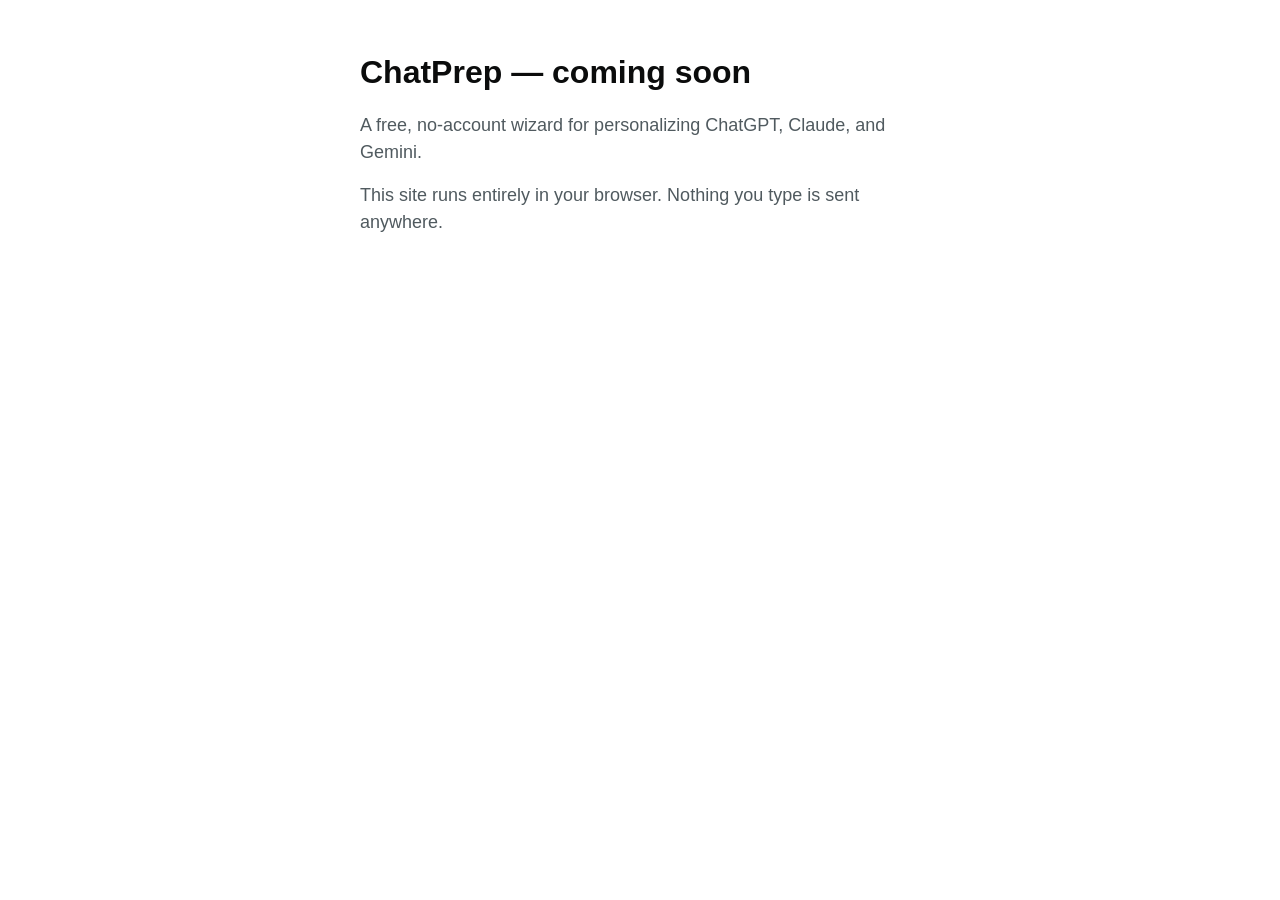
<file: index.html>
<!DOCTYPE html>
<html lang="en">
<head>
  <meta charset="UTF-8">
  <meta name="viewport" content="width=device-width, initial-scale=1.0">
  <meta name="description" content="A free wizard that builds copy-paste personalization templates for ChatGPT, Claude, and Gemini. No accounts. No tracking. Runs entirely in your browser.">
  <title>ChatPrep — Personalize ChatGPT, Claude, and Gemini</title>
  <link rel="stylesheet" href="styles.css">
</head>
<body>
  <main>
    <h1>ChatPrep — coming soon</h1>
    <p>A free, no-account wizard for personalizing ChatGPT, Claude, and Gemini.</p>
    <p>This site runs entirely in your browser. Nothing you type is sent anywhere.</p>
  </main>
  <script src="app.js" type="module"></script>
</body>
</html>
</file>
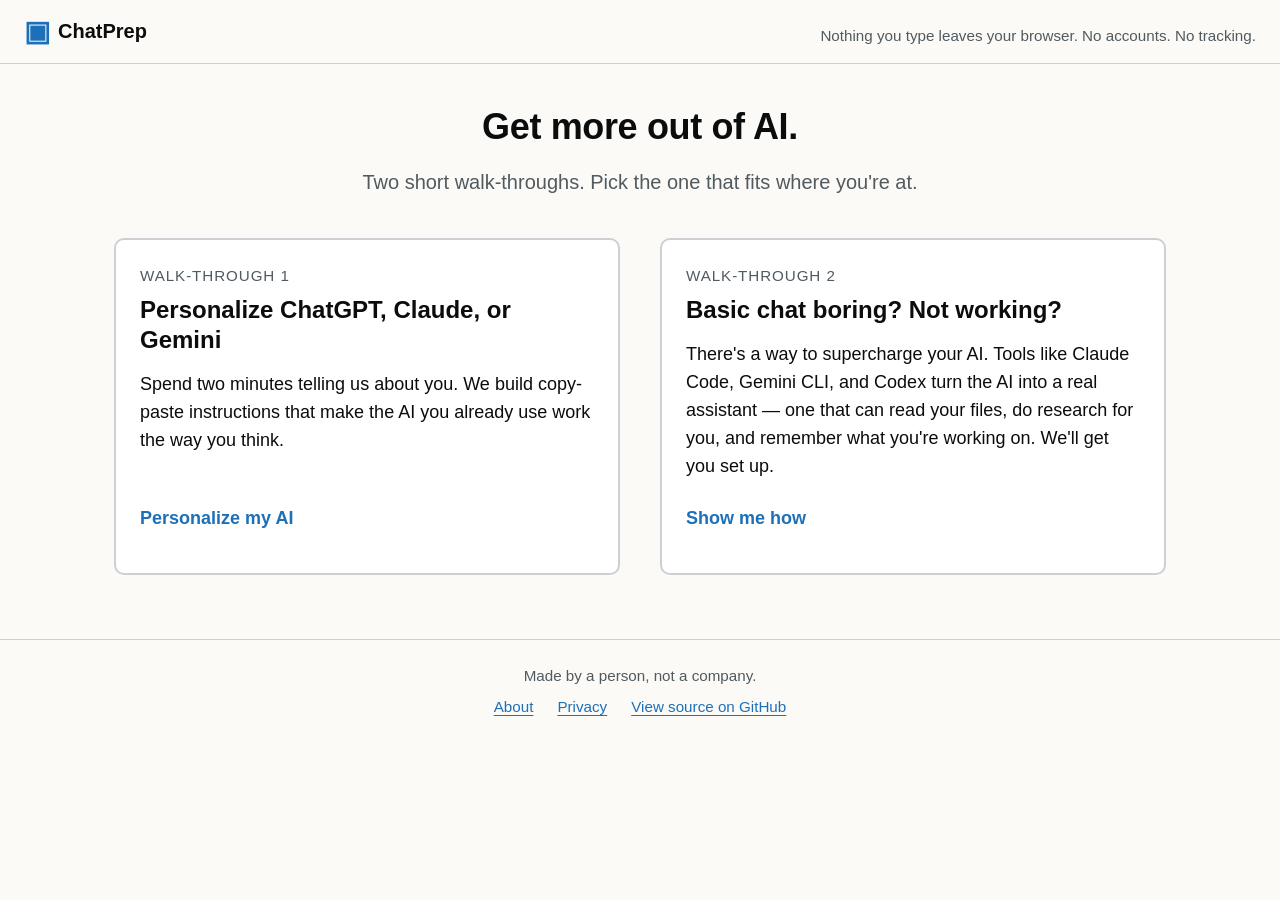
<file: public/index.html>
<!DOCTYPE html>
<html lang="en">
<head>
  <meta charset="UTF-8">
  <meta name="viewport" content="width=device-width, initial-scale=1">
  <meta name="description" content="Two short walk-throughs to get more out of AI: personalize ChatGPT/Claude/Gemini, or install the AI tools that live on your computer (Claude Code, Gemini CLI, Codex). No accounts. No tracking.">
  <meta name="color-scheme" content="light dark">
  <title>ChatPrep — Get more out of AI</title>
  <link rel="stylesheet" href="styles.css">
</head>

<body data-app="router">

  <a class="skip-link" href="#main">Skip to main content</a>

  <header class="site-header">
    <a href="/" class="site-title" aria-label="ChatPrep home">
      <span class="site-title__mark" aria-hidden="true">▣</span>
      <span class="site-title__text">ChatPrep</span>
    </a>
    <p class="site-tagline" data-copy="site.footer_privacy">Nothing you type leaves your browser. No accounts. No tracking.</p>
  </header>

  <main id="main" class="router">

    <section class="router__intro">
      <h1 class="router__heading" data-copy="routing.heading">Get more out of AI.</h1>
      <p class="router__subhead" data-copy="routing.subhead"></p>
    </section>

    <div class="router__cards">

      <a class="router-card" data-card="personalize" href="/personalize">
        <p class="router-card__kicker" data-copy="routing.card1.kicker"></p>
        <h2 class="router-card__heading" data-copy="routing.card1.heading"></h2>
        <p class="router-card__body" data-copy="routing.card1.body"></p>
        <span class="router-card__cta" data-copy="routing.card1.cta">Personalize my AI</span>
      </a>

      <a class="router-card" data-card="supercharge" href="/supercharge">
        <p class="router-card__kicker" data-copy="routing.card2.kicker"></p>
        <h2 class="router-card__heading" data-copy="routing.card2.heading"></h2>
        <p class="router-card__body" data-copy="routing.card2.body"></p>
        <span class="router-card__cta" data-copy="routing.card2.cta">Show me how</span>
      </a>

    </div>

  </main>

  <footer class="site-footer">
    <p class="site-footer__line" data-copy="footer.made_by">Made by a person, not a company.</p>
    <ul class="site-footer__links">
      <li><a href="/about" data-copy="footer.about">About</a></li>
      <li><a href="/privacy" data-copy="footer.privacy">Privacy</a></li>
      <li><a href="https://github.com/pacific-slate/chatprep" rel="noopener" data-copy="footer.github">View source on GitHub</a></li>
    </ul>
  </footer>

  <script src="app.js" type="module"></script>
</body>
</html>
</file>
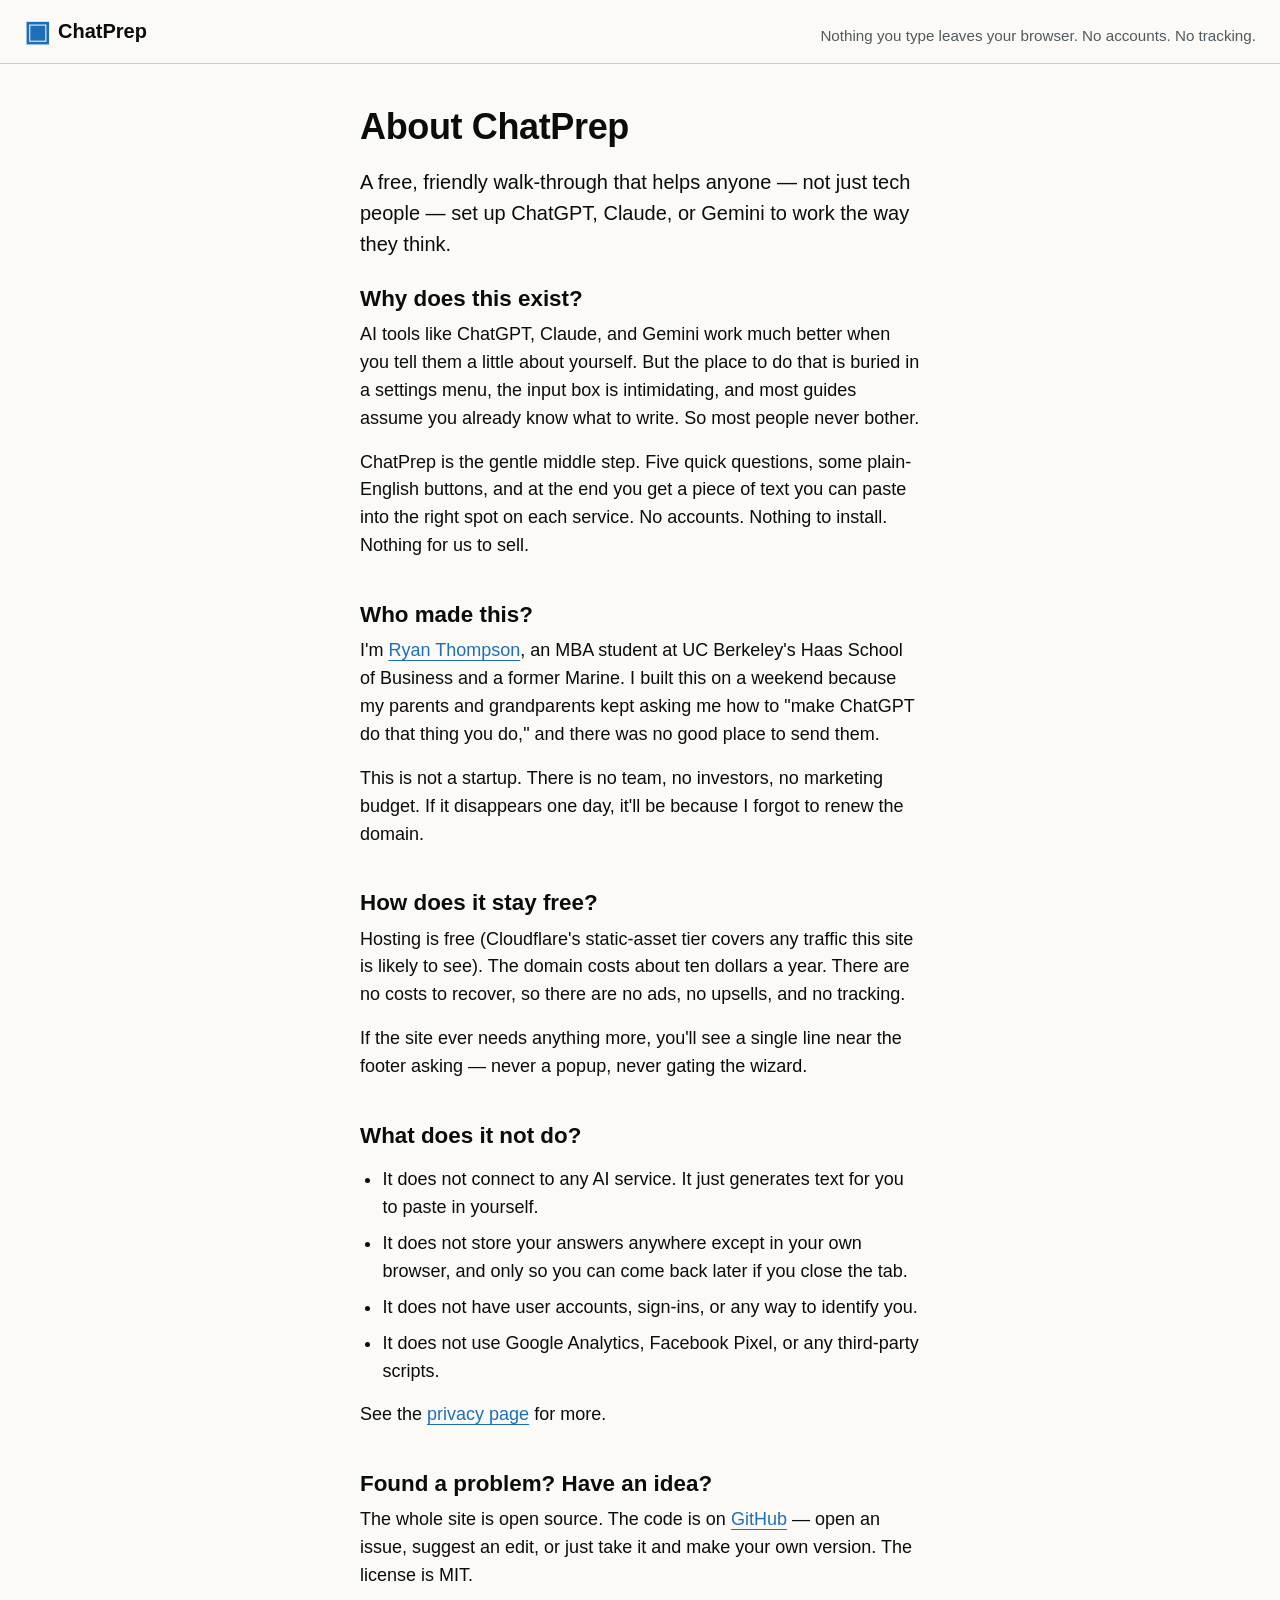
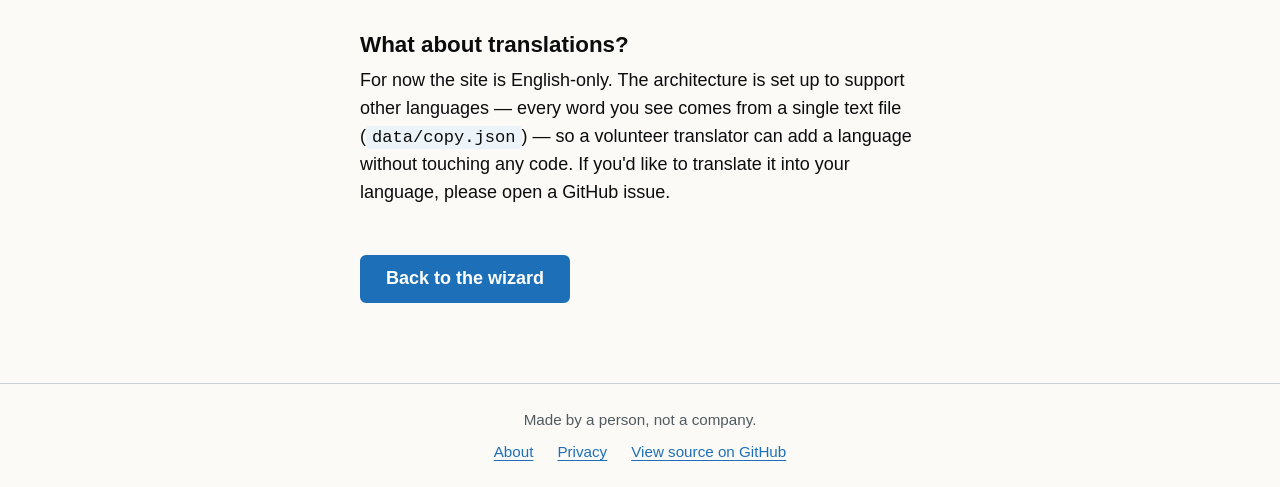
<file: public/about.html>
<!DOCTYPE html>
<html lang="en">
<head>
  <meta charset="UTF-8">
  <meta name="viewport" content="width=device-width, initial-scale=1">
  <meta name="description" content="ChatPrep is a free, no-account wizard for personalizing ChatGPT, Claude, and Gemini. Made by a person, not a company.">
  <meta name="color-scheme" content="light dark">
  <title>About ChatPrep — Made by a person, not a company</title>
  <link rel="stylesheet" href="styles.css">
</head>
<body>

  <a class="skip-link" href="#main">Skip to main content</a>

  <header class="site-header">
    <a href="/" class="site-title" aria-label="ChatPrep home">
      <span class="site-title__mark" aria-hidden="true">▣</span>
      <span class="site-title__text">ChatPrep</span>
    </a>
    <p class="site-tagline">Nothing you type leaves your browser. No accounts. No tracking.</p>
  </header>

  <main id="main" class="wizard">

    <article class="screen">

      <h1 class="screen__heading">About ChatPrep</h1>

      <p class="screen__subhead">A free, friendly walk-through that helps anyone — not just tech people — set up ChatGPT, Claude, or Gemini to work the way they think.</p>

      <h2>Why does this exist?</h2>
      <p>AI tools like ChatGPT, Claude, and Gemini work much better when you tell them a little about yourself. But the place to do that is buried in a settings menu, the input box is intimidating, and most guides assume you already know what to write. So most people never bother.</p>

      <p>ChatPrep is the gentle middle step. Five quick questions, some plain-English buttons, and at the end you get a piece of text you can paste into the right spot on each service. No accounts. Nothing to install. Nothing for us to sell.</p>

      <h2>Who made this?</h2>
      <p>I'm <a href="https://www.linkedin.com/in/ryan-thompson-mba/" rel="noopener">Ryan Thompson</a>, an MBA student at UC Berkeley's Haas School of Business and a former Marine. I built this on a weekend because my parents and grandparents kept asking me how to "make ChatGPT do that thing you do," and there was no good place to send them.</p>

      <p>This is not a startup. There is no team, no investors, no marketing budget. If it disappears one day, it'll be because I forgot to renew the domain.</p>

      <h2>How does it stay free?</h2>
      <p>Hosting is free (Cloudflare's static-asset tier covers any traffic this site is likely to see). The domain costs about ten dollars a year. There are no costs to recover, so there are no ads, no upsells, and no tracking.</p>

      <p>If the site ever needs anything more, you'll see a single line near the footer asking — never a popup, never gating the wizard.</p>

      <h2>What does it not do?</h2>
      <ul>
        <li>It does not connect to any AI service. It just generates text for you to paste in yourself.</li>
        <li>It does not store your answers anywhere except in your own browser, and only so you can come back later if you close the tab.</li>
        <li>It does not have user accounts, sign-ins, or any way to identify you.</li>
        <li>It does not use Google Analytics, Facebook Pixel, or any third-party scripts.</li>
      </ul>
      <p>See the <a href="/privacy">privacy page</a> for more.</p>

      <h2>Found a problem? Have an idea?</h2>
      <p>The whole site is open source. The code is on <a href="https://github.com/pacific-slate/chatprep" rel="noopener">GitHub</a> — open an issue, suggest an edit, or just take it and make your own version. The license is MIT.</p>

      <h2>What about translations?</h2>
      <p>For now the site is English-only. The architecture is set up to support other languages — every word you see comes from a single text file (<code>data/copy.json</code>) — so a volunteer translator can add a language without touching any code. If you'd like to translate it into your language, please open a GitHub issue.</p>

      <p class="reassurance" style="margin-top: 3rem;"><a href="/" class="button button--primary">Back to the wizard</a></p>

    </article>

  </main>

  <footer class="site-footer">
    <p class="site-footer__line">Made by a person, not a company.</p>
    <ul class="site-footer__links">
      <li><a href="/about">About</a></li>
      <li><a href="/privacy">Privacy</a></li>
      <li><a href="https://github.com/pacific-slate/chatprep" rel="noopener">View source on GitHub</a></li>
    </ul>
  </footer>

</body>
</html>
</file>
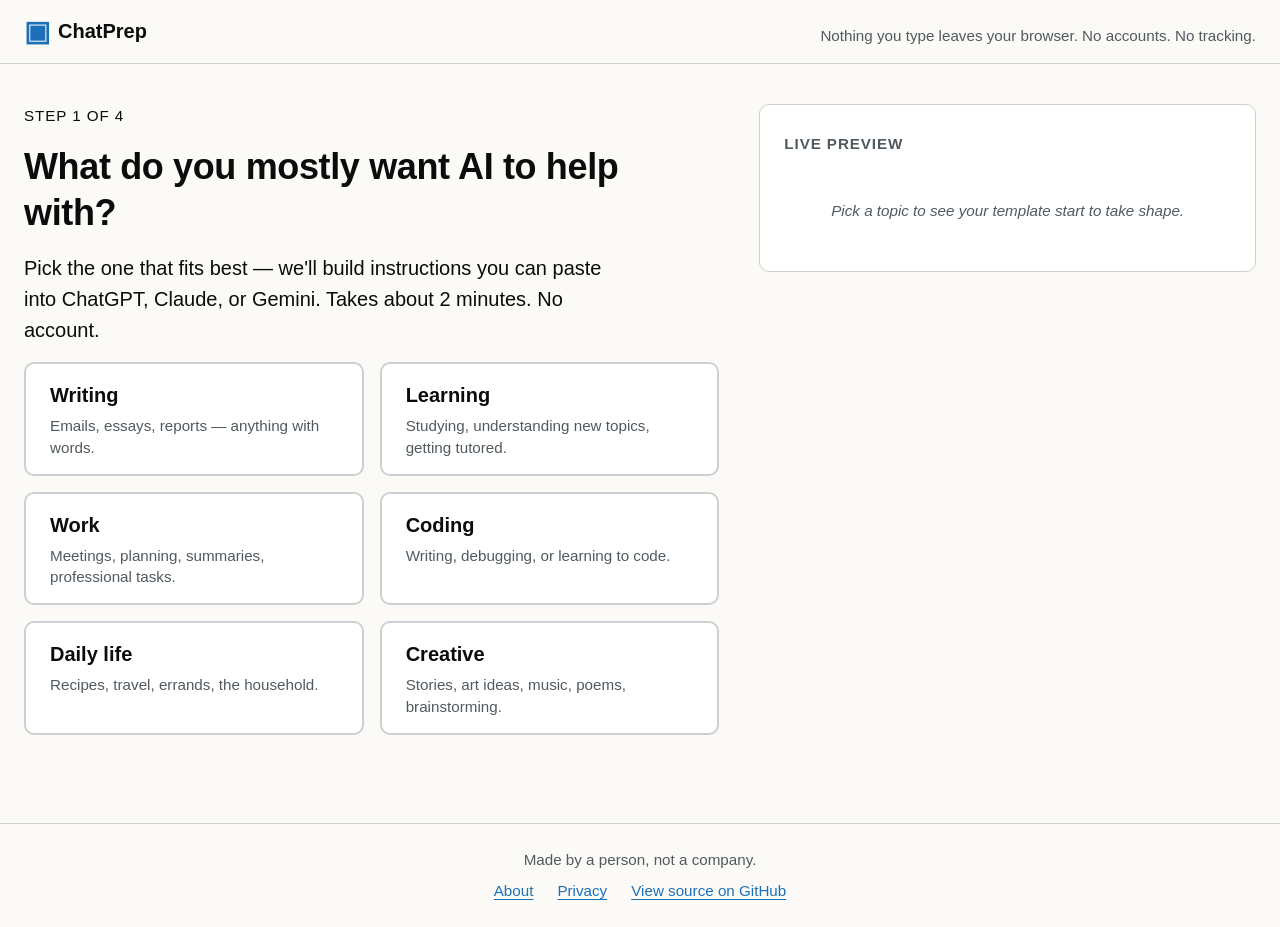
<file: public/personalize.html>
<!DOCTYPE html>
<html lang="en">
<head>
  <meta charset="UTF-8">
  <meta name="viewport" content="width=device-width, initial-scale=1">
  <meta name="description" content="A free, gentle wizard that builds copy-paste personalization templates for ChatGPT, Claude, and Gemini. No accounts. No tracking. Runs entirely in your browser.">
  <meta name="color-scheme" content="light dark">
  <title>ChatPrep — Set up AI to work the way you think</title>
  <link rel="stylesheet" href="styles.css">
</head>

<body data-app="personalize">

  <a class="skip-link" href="#main">Skip to main content</a>

  <header class="site-header">
    <a href="/" class="site-title" aria-label="ChatPrep home">
      <span class="site-title__mark" aria-hidden="true">▣</span>
      <span class="site-title__text">ChatPrep</span>
    </a>
    <p class="site-tagline" data-copy="site.footer_privacy">Nothing you type leaves your browser. No accounts. No tracking.</p>
  </header>

  <!-- "Pick up where you left off" banner — only rendered when a saved draft exists -->
  <div id="resume-banner" class="resume-banner" hidden>
    <span class="resume-banner__text" data-copy="intro.cta_resume">Pick up where you left off</span>
    <button type="button" class="button button--primary button--small" data-action="resume">Resume →</button>
    <button type="button" class="resume-banner__dismiss" data-action="resume-dismiss" aria-label="Dismiss">✕</button>
  </div>

  <div class="layout">

    <main id="main" class="wizard">

      <!-- ================== INTRO (homepage = step 1, topic tiles) ================== -->
      <section id="screen-intro" class="screen" aria-labelledby="intro-heading">
        <p class="step-label" data-copy="nav.step_label" data-step-n="1" data-step-total="4"></p>
        <h1 id="intro-heading" class="screen__heading" data-copy="intro.heading">What do you mostly want AI to help with?</h1>
        <p class="screen__subhead" data-copy="intro.subhead"></p>

        <fieldset class="tile-group" data-field="goal" data-required="true" data-advance-on-pick="true">
          <legend class="visually-hidden" data-copy="step1.heading"></legend>
        </fieldset>

        <p class="error-message" data-error-for="goal" hidden></p>
      </section>

      <!-- ================== STEP 2 — comfort level ================== -->
      <section id="screen-step2" class="screen" aria-labelledby="step2-heading" hidden>
        <p class="step-label" data-copy="nav.step_label" data-step-n="2" data-step-total="4"></p>
        <h2 id="step2-heading" class="screen__heading" data-copy="step2.heading"></h2>
        <p class="screen__subhead" data-copy="step2.subhead"></p>

        <fieldset class="tile-group" data-field="comfort" data-required="true">
          <legend class="visually-hidden" data-copy="step2.heading"></legend>
        </fieldset>

        <p class="error-message" data-error-for="comfort" hidden></p>

        <nav class="step-nav">
          <button type="button" class="button button--ghost" data-action="back" data-copy="nav.back">Back</button>
          <button type="button" class="button button--primary" data-action="continue" data-copy="nav.continue">Continue</button>
        </nav>
      </section>

      <!-- ================== STEP 3 — about you (chips + dropdown) ================== -->
      <section id="screen-step3" class="screen" aria-labelledby="step3-heading" hidden>
        <p class="step-label" data-copy="nav.step_label" data-step-n="3" data-step-total="4"></p>
        <h2 id="step3-heading" class="screen__heading" data-copy="step3.heading"></h2>
        <p class="screen__subhead" data-copy="step3.subhead"></p>

        <div class="form-row">
          <label class="form-label" for="field-country" data-copy="step3.country_label"></label>
          <p class="form-why" data-copy="step3.country_why"></p>
          <select class="form-input form-input--select" id="field-country" data-field="country">
            <option value="" data-copy="step3.country_placeholder"></option>
          </select>
        </div>

        <div class="form-row">
          <label class="form-label" for="field-industry" data-copy="step3.industry_label"></label>
          <p class="form-why" data-copy="step3.industry_why"></p>
          <input class="form-input" id="field-industry" type="text" autocomplete="off" data-field="industry" data-copy-attr="placeholder:step3.industry_placeholder">
          <div class="chip-group" data-chips-for="industry" data-chips-source="step3.industry_chips" data-chips-mode="replace"></div>
        </div>

        <div class="form-row">
          <label class="form-label" for="field-role" data-copy="step3.role_label"></label>
          <p class="form-why" data-copy="step3.role_why"></p>
          <input class="form-input" id="field-role" type="text" autocomplete="off" data-field="role" data-copy-attr="placeholder:step3.role_placeholder">
          <div class="chip-group" data-chips-for="role" data-chips-source="step3.role_chips" data-chips-mode="replace"></div>
        </div>

        <div class="form-row">
          <label class="form-label" for="field-hobbies" data-copy="step3.hobbies_label"></label>
          <p class="form-why" data-copy="step3.hobbies_why"></p>
          <input class="form-input" id="field-hobbies" type="text" maxlength="200" data-field="hobbies" data-copy-attr="placeholder:step3.hobbies_placeholder">
          <div class="chip-group" data-chips-for="hobbies" data-chips-source="step3.hobbies_chips" data-chips-mode="append"></div>
        </div>

        <fieldset class="tile-group tile-group--small" data-field="detail" data-required="true">
          <legend class="form-label" data-copy="step3.detail_label"></legend>
        </fieldset>

        <nav class="step-nav">
          <button type="button" class="button button--ghost" data-action="back" data-copy="nav.back">Back</button>
          <button type="button" class="button button--primary" data-action="continue" data-copy="nav.continue">Continue</button>
        </nav>
      </section>

      <!-- ================== STEP 4 — things to avoid ================== -->
      <section id="screen-step4" class="screen" aria-labelledby="step4-heading" hidden>
        <p class="step-label" data-copy="nav.step_label" data-step-n="4" data-step-total="4"></p>
        <h2 id="step4-heading" class="screen__heading" data-copy="step4.heading"></h2>
        <p class="screen__subhead" data-copy="step4.subhead"></p>

        <fieldset class="checkbox-group" data-field="avoid" data-multi="true">
          <legend class="visually-hidden" data-copy="step4.heading"></legend>
        </fieldset>

        <div class="form-row">
          <label class="form-label" for="field-avoid-other" data-copy="step4.freetext_label"></label>
          <textarea class="form-input form-input--multiline" id="field-avoid-other" maxlength="300" rows="3" data-field="avoid_other" data-copy-attr="placeholder:step4.freetext_placeholder"></textarea>
        </div>

        <nav class="step-nav">
          <button type="button" class="button button--ghost" data-action="back" data-copy="nav.back">Back</button>
          <button type="button" class="button button--primary" data-action="finish" data-copy="nav.continue">See my templates</button>
        </nav>
      </section>

      <!-- ================== OUTPUT ================== -->
      <section id="screen-output" class="screen screen--output" aria-labelledby="output-heading" hidden>
        <h2 id="output-heading" class="screen__heading" data-copy="output.heading"></h2>
        <p class="screen__subhead" data-copy="output.subhead"></p>

        <div class="tabs" role="tablist" aria-label="AI service formats">
          <button type="button" class="tab" role="tab" data-tab="chatgpt" aria-selected="true" id="tab-chatgpt">
            <span data-copy="output.tabs.chatgpt"></span>
          </button>
          <button type="button" class="tab" role="tab" data-tab="claude" aria-selected="false" id="tab-claude">
            <span data-copy="output.tabs.claude"></span>
          </button>
          <button type="button" class="tab" role="tab" data-tab="gemini" aria-selected="false" id="tab-gemini">
            <span data-copy="output.tabs.gemini"></span>
          </button>
        </div>

        <div class="tab-panels">
          <article class="tab-panel" role="tabpanel" data-panel="chatgpt" aria-labelledby="tab-chatgpt"></article>
          <article class="tab-panel" role="tabpanel" data-panel="claude"  aria-labelledby="tab-claude"  hidden></article>
          <article class="tab-panel" role="tabpanel" data-panel="gemini"  aria-labelledby="tab-gemini"  hidden></article>
        </div>

        <details class="details">
          <summary data-copy="output.why_three_heading"></summary>
          <p data-copy="output.why_three_body"></p>
        </details>

        <nav class="step-nav step-nav--end">
          <button type="button" class="button button--ghost" data-action="restart" data-copy="output.start_over_cta"></button>
        </nav>
      </section>

    </main>

    <!-- ================== LIVE PREVIEW PANE ================== -->
    <!-- Visible across all wizard screens (hidden on output). On desktop: sticky right column.
         On mobile: collapsible <details> at the bottom of the wizard. -->
    <aside id="preview-pane" class="preview" aria-label="Live template preview" hidden>
      <details class="preview__details" id="preview-details">
        <summary class="preview__summary">
          <span class="preview__label" data-copy="preview.label">Live preview</span>
          <span class="preview__chevron" aria-hidden="true">▾</span>
        </summary>

        <div class="preview__body">
          <p id="preview-placeholder" class="preview__placeholder" data-copy="preview.placeholder"></p>

          <div id="preview-content" hidden>
            <div class="tabs preview__tabs" role="tablist" aria-label="Preview formats">
              <button type="button" class="tab" role="tab" data-preview-tab="chatgpt" aria-selected="true">ChatGPT</button>
              <button type="button" class="tab" role="tab" data-preview-tab="claude" aria-selected="false">Claude</button>
              <button type="button" class="tab" role="tab" data-preview-tab="gemini" aria-selected="false">Gemini</button>
            </div>
            <div class="preview__panels">
              <article class="preview__panel" role="tabpanel" data-preview-panel="chatgpt"></article>
              <article class="preview__panel" role="tabpanel" data-preview-panel="claude" hidden></article>
              <article class="preview__panel" role="tabpanel" data-preview-panel="gemini" hidden></article>
            </div>
          </div>
        </div>
      </details>
    </aside>

  </div>

  <footer class="site-footer">
    <p class="site-footer__line" data-copy="footer.made_by">Made by a person, not a company.</p>
    <ul class="site-footer__links">
      <li><a href="/about" data-copy="footer.about">About</a></li>
      <li><a href="/privacy" data-copy="footer.privacy">Privacy</a></li>
      <li><a href="https://github.com/pacific-slate/chatprep" rel="noopener" data-copy="footer.github">View source on GitHub</a></li>
    </ul>
  </footer>

  <noscript>
    <div class="noscript-warning">
      <p>This site needs JavaScript to walk you through the questions. JavaScript runs only in your browser — nothing is sent anywhere. If you'd rather not enable it, the project is fully open source: <a href="https://github.com/pacific-slate/chatprep">github.com/pacific-slate/chatprep</a>.</p>
    </div>
  </noscript>

  <script src="app.js" type="module"></script>
</body>
</html>
</file>
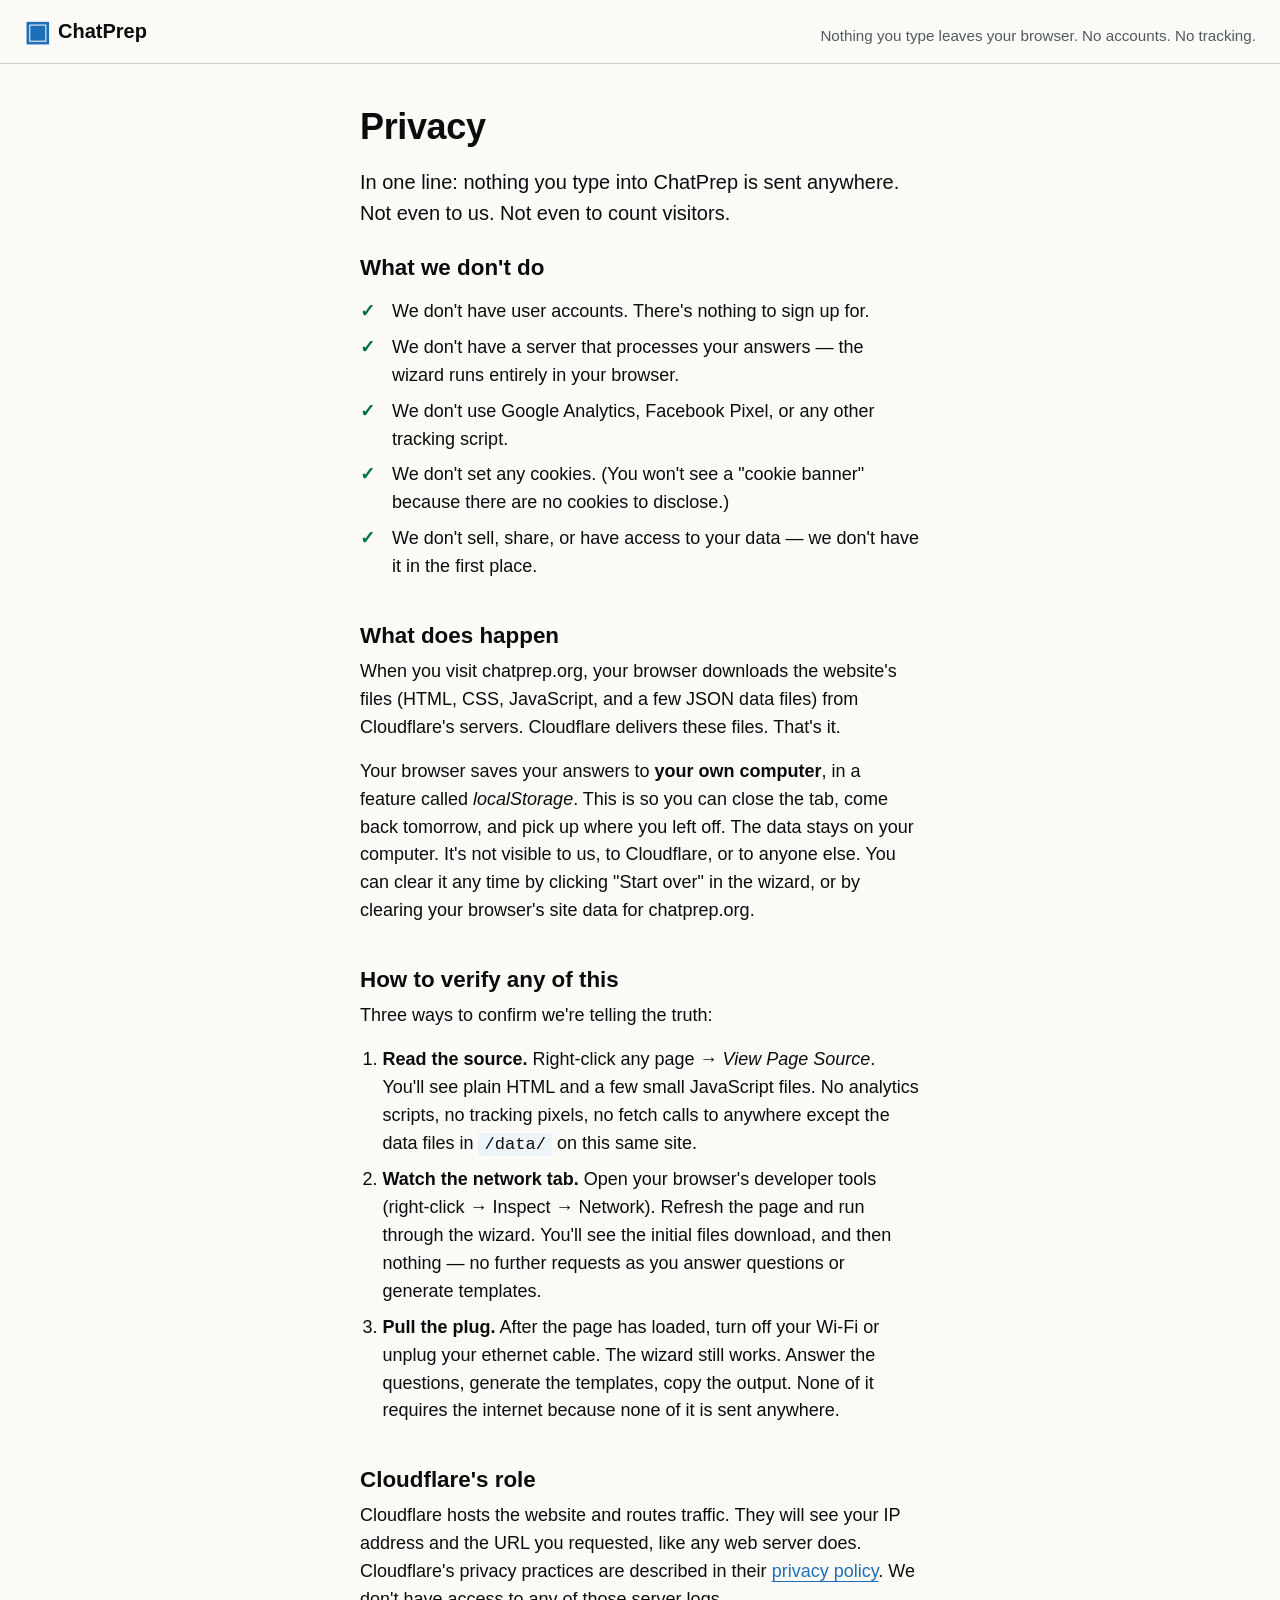
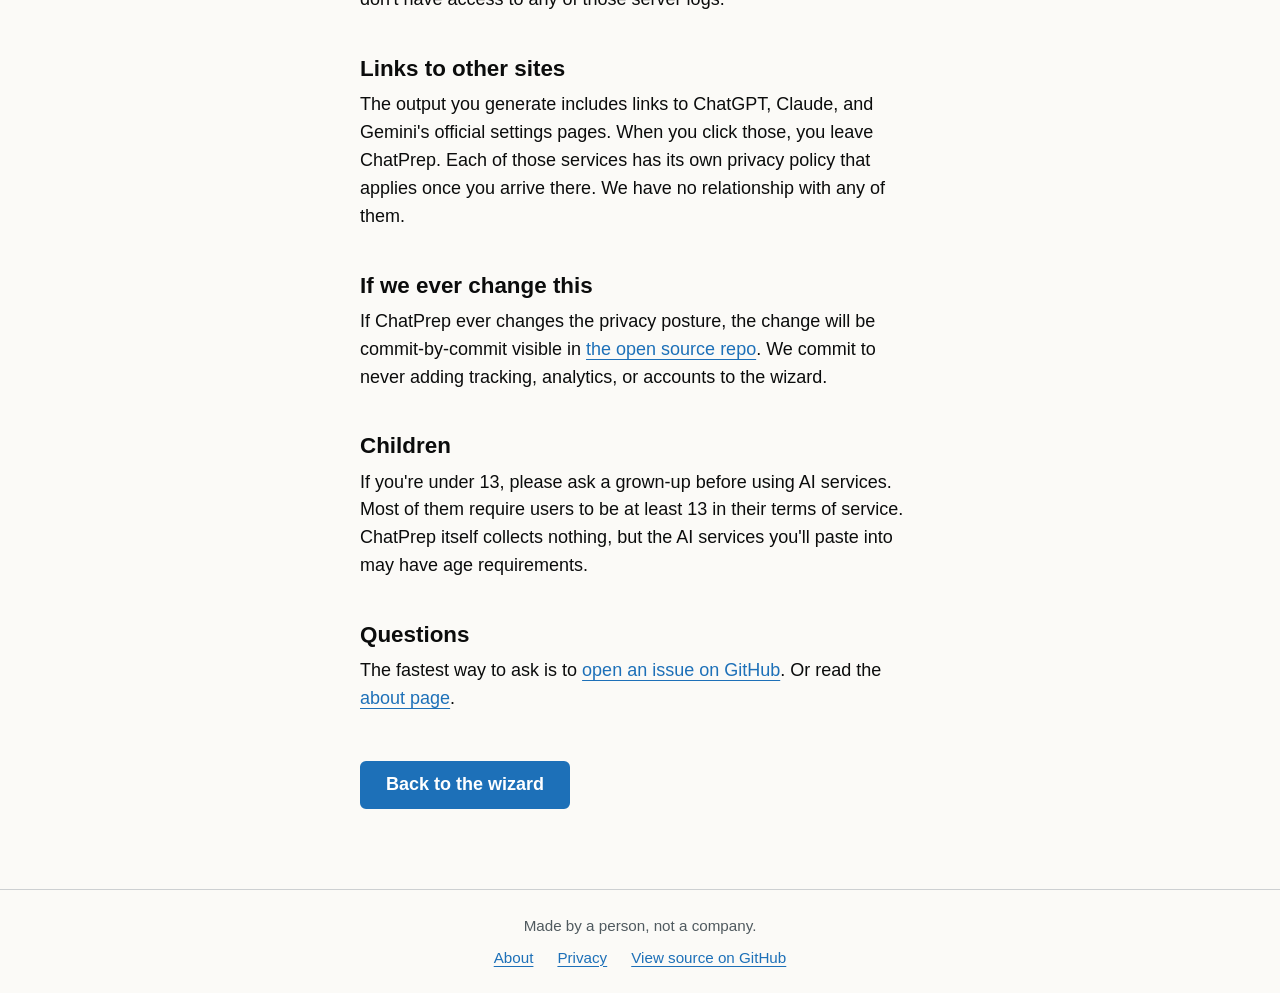
<file: public/privacy.html>
<!DOCTYPE html>
<html lang="en">
<head>
  <meta charset="UTF-8">
  <meta name="viewport" content="width=device-width, initial-scale=1">
  <meta name="description" content="ChatPrep's privacy promise: nothing you type leaves your browser. No accounts. No tracking. No analytics.">
  <meta name="color-scheme" content="light dark">
  <title>Privacy — ChatPrep</title>
  <link rel="stylesheet" href="styles.css">
</head>
<body>

  <a class="skip-link" href="#main">Skip to main content</a>

  <header class="site-header">
    <a href="/" class="site-title" aria-label="ChatPrep home">
      <span class="site-title__mark" aria-hidden="true">▣</span>
      <span class="site-title__text">ChatPrep</span>
    </a>
    <p class="site-tagline">Nothing you type leaves your browser. No accounts. No tracking.</p>
  </header>

  <main id="main" class="wizard">

    <article class="screen">

      <h1 class="screen__heading">Privacy</h1>

      <p class="screen__subhead">In one line: nothing you type into ChatPrep is sent anywhere. Not even to us. Not even to count visitors.</p>

      <h2>What we don't do</h2>

      <ul class="reassurance">
        <li><span class="reassurance__check" aria-hidden="true">✓</span> We don't have user accounts. There's nothing to sign up for.</li>
        <li><span class="reassurance__check" aria-hidden="true">✓</span> We don't have a server that processes your answers — the wizard runs entirely in your browser.</li>
        <li><span class="reassurance__check" aria-hidden="true">✓</span> We don't use Google Analytics, Facebook Pixel, or any other tracking script.</li>
        <li><span class="reassurance__check" aria-hidden="true">✓</span> We don't set any cookies. (You won't see a "cookie banner" because there are no cookies to disclose.)</li>
        <li><span class="reassurance__check" aria-hidden="true">✓</span> We don't sell, share, or have access to your data — we don't have it in the first place.</li>
      </ul>

      <h2>What does happen</h2>
      <p>When you visit chatprep.org, your browser downloads the website's files (HTML, CSS, JavaScript, and a few JSON data files) from Cloudflare's servers. Cloudflare delivers these files. That's it.</p>

      <p>Your browser saves your answers to <strong>your own computer</strong>, in a feature called <em>localStorage</em>. This is so you can close the tab, come back tomorrow, and pick up where you left off. The data stays on your computer. It's not visible to us, to Cloudflare, or to anyone else. You can clear it any time by clicking "Start over" in the wizard, or by clearing your browser's site data for chatprep.org.</p>

      <h2>How to verify any of this</h2>
      <p>Three ways to confirm we're telling the truth:</p>

      <ol>
        <li><strong>Read the source.</strong> Right-click any page → <em>View Page Source</em>. You'll see plain HTML and a few small JavaScript files. No analytics scripts, no tracking pixels, no fetch calls to anywhere except the data files in <code>/data/</code> on this same site.</li>

        <li><strong>Watch the network tab.</strong> Open your browser's developer tools (right-click → Inspect → Network). Refresh the page and run through the wizard. You'll see the initial files download, and then nothing — no further requests as you answer questions or generate templates.</li>

        <li><strong>Pull the plug.</strong> After the page has loaded, turn off your Wi-Fi or unplug your ethernet cable. The wizard still works. Answer the questions, generate the templates, copy the output. None of it requires the internet because none of it is sent anywhere.</li>
      </ol>

      <h2>Cloudflare's role</h2>
      <p>Cloudflare hosts the website and routes traffic. They will see your IP address and the URL you requested, like any web server does. Cloudflare's privacy practices are described in their <a href="https://www.cloudflare.com/privacypolicy/" rel="noopener">privacy policy</a>. We don't have access to any of those server logs.</p>

      <h2>Links to other sites</h2>
      <p>The output you generate includes links to ChatGPT, Claude, and Gemini's official settings pages. When you click those, you leave ChatPrep. Each of those services has its own privacy policy that applies once you arrive there. We have no relationship with any of them.</p>

      <h2>If we ever change this</h2>
      <p>If ChatPrep ever changes the privacy posture, the change will be commit-by-commit visible in <a href="https://github.com/pacific-slate/chatprep" rel="noopener">the open source repo</a>. We commit to never adding tracking, analytics, or accounts to the wizard.</p>

      <h2>Children</h2>
      <p>If you're under 13, please ask a grown-up before using AI services. Most of them require users to be at least 13 in their terms of service. ChatPrep itself collects nothing, but the AI services you'll paste into may have age requirements.</p>

      <h2>Questions</h2>
      <p>The fastest way to ask is to <a href="https://github.com/pacific-slate/chatprep/issues" rel="noopener">open an issue on GitHub</a>. Or read the <a href="/about">about page</a>.</p>

      <p class="reassurance" style="margin-top: 3rem;"><a href="/" class="button button--primary">Back to the wizard</a></p>

    </article>

  </main>

  <footer class="site-footer">
    <p class="site-footer__line">Made by a person, not a company.</p>
    <ul class="site-footer__links">
      <li><a href="/about">About</a></li>
      <li><a href="/privacy">Privacy</a></li>
      <li><a href="https://github.com/pacific-slate/chatprep" rel="noopener">View source on GitHub</a></li>
    </ul>
  </footer>

</body>
</html>
</file>
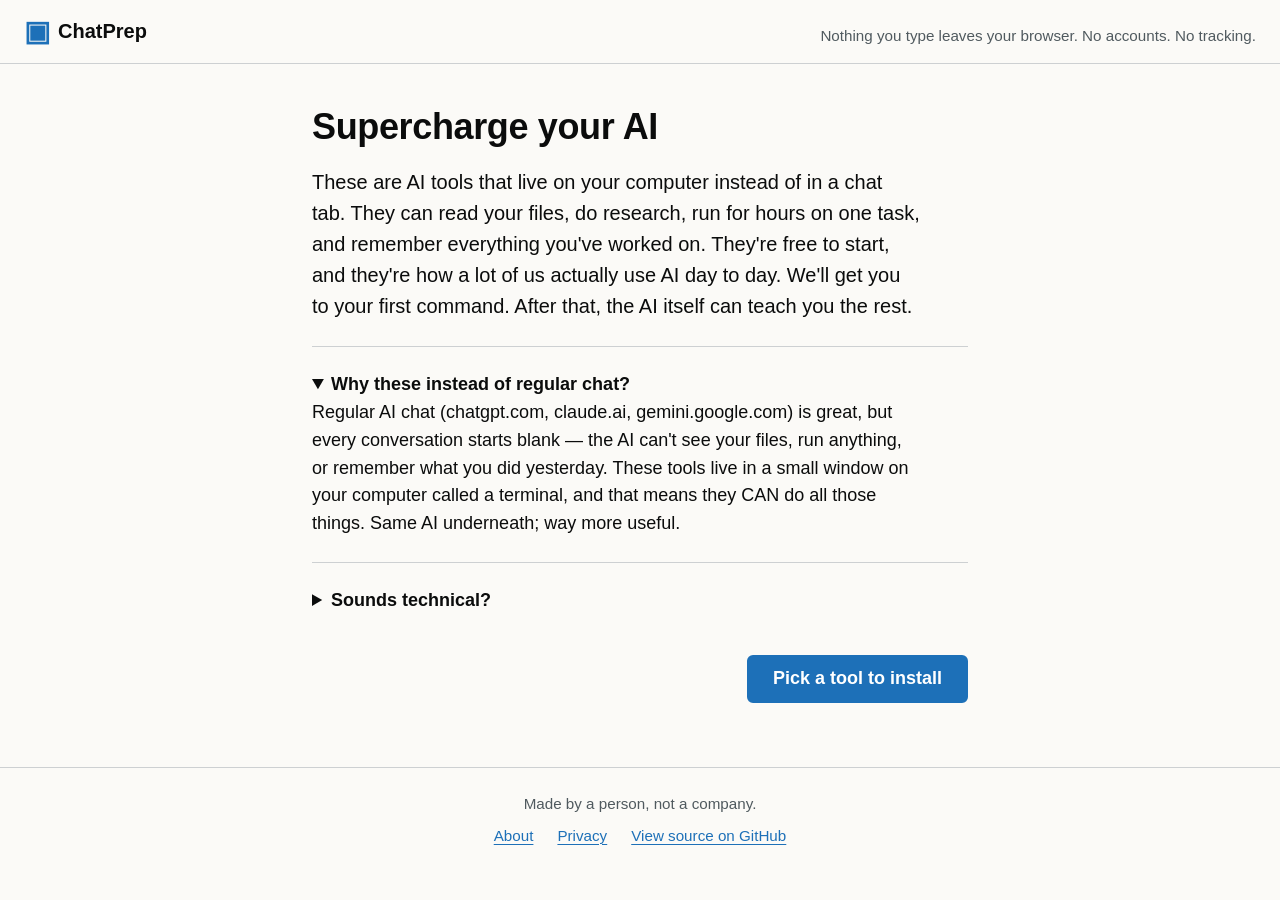
<file: public/supercharge.html>
<!DOCTYPE html>
<html lang="en">
<head>
  <meta charset="UTF-8">
  <meta name="viewport" content="width=device-width, initial-scale=1">
  <meta name="description" content="A friendly walk-through to install Claude Code, Gemini CLI, or Codex on your computer — the AI tools that can read your files, do research, and remember what you're working on. No coding experience required.">
  <meta name="color-scheme" content="light dark">
  <title>Supercharge your AI — ChatPrep</title>
  <link rel="stylesheet" href="styles.css">
</head>

<body data-app="supercharge">

  <a class="skip-link" href="#main">Skip to main content</a>

  <header class="site-header">
    <a href="/" class="site-title" aria-label="ChatPrep home">
      <span class="site-title__mark" aria-hidden="true">▣</span>
      <span class="site-title__text">ChatPrep</span>
    </a>
    <p class="site-tagline" data-copy="site.footer_privacy">Nothing you type leaves your browser. No accounts. No tracking.</p>
  </header>

  <main id="main" class="wizard wizard--narrow">

    <!-- INTRO: short explainer of what the supercharge path is -->
    <section id="screen-intro" class="screen" aria-labelledby="sc-intro-heading">
      <h1 id="sc-intro-heading" class="screen__heading" data-copy="supercharge.intro.heading"></h1>
      <p class="screen__subhead" data-copy="supercharge.intro.subhead"></p>

      <details class="details" open>
        <summary data-copy="supercharge.intro.what_is_a_cli_heading"></summary>
        <p data-copy="supercharge.intro.what_is_a_cli_body"></p>
      </details>

      <details class="details">
        <summary data-copy="supercharge.intro.scary_heading"></summary>
        <p data-copy="supercharge.intro.scary_body"></p>
      </details>

      <nav class="step-nav step-nav--end">
        <button type="button" class="button button--primary" data-action="continue" data-copy="supercharge.intro.cta"></button>
      </nav>
    </section>

    <!-- STEP CLI: pick a tool -->
    <section id="screen-cli" class="screen" aria-labelledby="sc-cli-heading" hidden>
      <p class="step-label" data-copy="nav.step_label" data-step-n="1" data-step-total="3"></p>
      <h2 id="sc-cli-heading" class="screen__heading" data-copy="supercharge.step_cli.heading"></h2>
      <p class="screen__subhead" data-copy="supercharge.step_cli.subhead"></p>

      <fieldset class="cli-tile-group" data-field="cli" data-required="true">
        <legend class="visually-hidden" data-copy="supercharge.step_cli.heading"></legend>
        <!-- tiles rendered by JS -->
      </fieldset>

      <p class="error-message" data-error-for="cli" hidden></p>

      <nav class="step-nav">
        <button type="button" class="button button--ghost" data-action="back" data-copy="nav.back">Back</button>
        <button type="button" class="button button--primary" data-action="continue" data-copy="nav.continue">Continue</button>
      </nav>
    </section>

    <!-- STEP OS: pick OS -->
    <section id="screen-os" class="screen" aria-labelledby="sc-os-heading" hidden>
      <p class="step-label" data-copy="nav.step_label" data-step-n="2" data-step-total="3"></p>
      <h2 id="sc-os-heading" class="screen__heading" data-copy="supercharge.step_os.heading"></h2>
      <p class="screen__subhead" data-copy="supercharge.step_os.subhead"></p>

      <fieldset class="tile-group" data-field="os" data-required="true">
        <legend class="visually-hidden" data-copy="supercharge.step_os.heading"></legend>
      </fieldset>

      <p class="error-message" data-error-for="os" hidden></p>

      <nav class="step-nav">
        <button type="button" class="button button--ghost" data-action="back" data-copy="nav.back">Back</button>
        <button type="button" class="button button--primary" data-action="continue" data-copy="nav.continue">Continue</button>
      </nav>
    </section>

    <!-- STEP COMFORT: comfort with terminal -->
    <section id="screen-comfort" class="screen" aria-labelledby="sc-comfort-heading" hidden>
      <p class="step-label" data-copy="nav.step_label" data-step-n="3" data-step-total="3"></p>
      <h2 id="sc-comfort-heading" class="screen__heading" data-copy="supercharge.step_comfort.heading"></h2>
      <p class="screen__subhead" data-copy="supercharge.step_comfort.subhead"></p>

      <fieldset class="tile-group" data-field="termComfort" data-required="true">
        <legend class="visually-hidden" data-copy="supercharge.step_comfort.heading"></legend>
      </fieldset>

      <p class="error-message" data-error-for="termComfort" hidden></p>

      <nav class="step-nav">
        <button type="button" class="button button--ghost" data-action="back" data-copy="nav.back">Back</button>
        <button type="button" class="button button--primary" data-action="finish" data-copy="nav.continue">Show me the steps</button>
      </nav>
    </section>

    <!-- OUTPUT: the personalized walk-through -->
    <section id="screen-output" class="screen screen--output" aria-labelledby="sc-output-heading" hidden>
      <h2 id="sc-output-heading" class="screen__heading" data-copy="supercharge.output.heading"></h2>
      <p class="screen__subhead" data-copy="supercharge.output.subhead"></p>

      <article id="walkthrough" class="walkthrough">
        <!-- rendered by JS based on state.cli + state.os + state.termComfort -->
      </article>

      <section class="handoff">
        <h3 data-copy="supercharge.output.handoff_heading"></h3>
        <p data-copy="supercharge.output.handoff_body"></p>
      </section>

      <p class="walkthrough__verified" id="walkthrough-verified"></p>

      <nav class="step-nav step-nav--end">
        <button type="button" class="button button--ghost" data-action="restart" data-copy="supercharge.output.start_over_cta"></button>
      </nav>
    </section>

  </main>

  <footer class="site-footer">
    <p class="site-footer__line" data-copy="footer.made_by">Made by a person, not a company.</p>
    <ul class="site-footer__links">
      <li><a href="/about" data-copy="footer.about">About</a></li>
      <li><a href="/privacy" data-copy="footer.privacy">Privacy</a></li>
      <li><a href="https://github.com/pacific-slate/chatprep" rel="noopener" data-copy="footer.github">View source on GitHub</a></li>
    </ul>
  </footer>

  <script src="app.js" type="module"></script>
</body>
</html>
</file>
<file: styles.css>
/* ChatPrep — styles.css
 * Vanilla CSS, custom-properties-based, mobile-first.
 * Real styles land in Day 5 of the build (per SPEC.md).
 * For now: minimal placeholder styling. */

:root {
  --bg: #ffffff;
  --text: #0b0c0c;
  --accent: #1d70b8;
  --accent-text: #ffffff;
  --muted: #505a5f;
  --border: #b1b4b6;
}

@media (prefers-color-scheme: dark) {
  :root {
    --bg: #0b0c0c;
    --text: #f3f2f1;
    --accent: #5694ca;
    --accent-text: #000000;
    --muted: #b1b4b6;
    --border: #505a5f;
  }
}

* { box-sizing: border-box; }

body {
  margin: 0;
  background: var(--bg);
  color: var(--text);
  font-family: -apple-system, BlinkMacSystemFont, "Segoe UI", Roboto, Helvetica, Arial, sans-serif;
  font-size: 18px;
  line-height: 1.5;
}

main {
  max-width: 38rem;
  margin: 0 auto;
  padding: 3rem 1.5rem;
}

h1 {
  font-size: 2rem;
  margin: 0 0 1rem;
}

p {
  margin: 0 0 1rem;
  color: var(--muted);
}
</file>
<file: public/styles.css>
/* ChatPrep — styles.css
 *
 * Vanilla CSS, custom-properties-based, mobile-first, no build step.
 * Posture: GOV.UK / "boring on purpose" — high contrast, generous space,
 * one thing at a time. Targets WCAG 2.2 AA (AAA on touch targets).
 *
 * Sections:
 *   1. Tokens (light + dark)
 *   2. Reset / base
 *   3. Layout (header, main, footer)
 *   4. Typography
 *   5. Wizard screens
 *   6. Buttons
 *   7. Tile groups (radios that look like cards)
 *   8. Checkbox group
 *   9. Form inputs
 *  10. Tabs + tab panels (output)
 *  11. Misc (skip-link, error, details, noscript)
 */

/* ============ 1. TOKENS ============ */
:root {
  /* Color — light */
  --bg:           #fbfaf7;
  --surface:      #ffffff;
  --text:         #0b0c0c;
  --muted:        #505a5f;
  --border:       #cdd0d2;
  --accent:       #1d70b8;
  --accent-hover: #003078;
  --accent-text:  #ffffff;
  --focus-ring:   #ffdd00;
  --error:        #d4351c;
  --success:      #00703c;

  /* Type */
  --font-body: -apple-system, BlinkMacSystemFont, "Segoe UI", Roboto, Helvetica, Arial, sans-serif;
  --font-mono: ui-monospace, SFMono-Regular, "SF Mono", Consolas, "Liberation Mono", Menlo, monospace;
  --text-base:    1.125rem;  /* 18px */
  --text-lead:    1.25rem;   /* 20px */
  --text-h1:      2.25rem;   /* 36px */
  --text-h2:      1.75rem;   /* 28px */
  --text-small:   0.95rem;   /* ~15px */
  --line-tight:   1.3;
  --line-body:    1.55;

  /* Space (rems, mobile-first) */
  --gap-xs: 0.5rem;
  --gap-sm: 1rem;
  --gap-md: 1.5rem;
  --gap-lg: 2.5rem;
  --gap-xl: 4rem;

  --radius-sm: 6px;
  --radius-md: 10px;

  --max-readable: 38rem;
  --max-form:     34rem;
  --touch-min:    44px;
}

@media (prefers-color-scheme: dark) {
  :root {
    --bg:           #0e0e10;
    --surface:      #18181b;
    --text:         #f3f2ee;
    --muted:        #b1b4b6;
    --border:       #3a3a3f;
    --accent:       #5694ca;
    --accent-hover: #8ab4dd;
    --accent-text:  #0b0c0c;
    --focus-ring:   #ffdd00;
    --error:        #f88a7a;
    --success:      #85994b;
  }
}

/* ============ 2. RESET / BASE ============ */
*, *::before, *::after { box-sizing: border-box; }

[hidden] { display: none !important; }   /* the [hidden] attribute MUST hide */

html {
  -webkit-text-size-adjust: 100%;
  text-size-adjust: 100%;
}

body {
  margin: 0;
  background: var(--bg);
  color: var(--text);
  font-family: var(--font-body);
  font-size: var(--text-base);
  line-height: var(--line-body);
  -webkit-font-smoothing: antialiased;
}

button { font: inherit; cursor: pointer; }
input, textarea, button { font-family: inherit; }

a {
  color: var(--accent);
  text-decoration-thickness: 1px;
  text-underline-offset: 0.2em;
}
a:hover { color: var(--accent-hover); }

:focus-visible {
  outline: 3px solid var(--focus-ring);
  outline-offset: 2px;
  border-radius: 2px;
}

/* ============ 3. LAYOUT ============ */
.site-header {
  border-bottom: 1px solid var(--border);
  padding: var(--gap-sm) var(--gap-md);
  display: flex;
  align-items: baseline;
  justify-content: space-between;
  gap: var(--gap-sm);
  flex-wrap: wrap;
}

.site-title {
  font-weight: 700;
  font-size: var(--text-lead);
  text-decoration: none;
  color: var(--text);
  display: inline-flex;
  align-items: center;
  gap: 0.5rem;
}
.site-title__mark {
  color: var(--accent);
  font-size: 1.4em;
  line-height: 1;
}
.site-tagline {
  margin: 0;
  font-size: var(--text-small);
  color: var(--muted);
}

.wizard {
  max-width: var(--max-readable);
  margin: 0 auto;
  padding: var(--gap-lg) var(--gap-md) var(--gap-xl);
}

/* Layout: when the live preview is active, switch to split-screen on desktop.
   On mobile (<900px), stay single-column and let the preview render below as
   a collapsible <details>. */
.layout {
  display: block;
}
.layout--with-preview {
  max-width: 1280px;
  margin: 0 auto;
  padding: 0;
}
@media (min-width: 900px) {
  .layout--with-preview {
    display: grid;
    grid-template-columns: minmax(0, 1.4fr) minmax(0, 1fr);
    gap: var(--gap-lg);
    align-items: start;
    padding: 0 var(--gap-md);
  }
  .layout--with-preview .wizard {
    margin: 0;
    padding: var(--gap-lg) 0 var(--gap-xl);
    max-width: none;
  }
}

.site-footer {
  border-top: 1px solid var(--border);
  padding: var(--gap-md);
  text-align: center;
  font-size: var(--text-small);
  color: var(--muted);
}
.site-footer__line { margin: 0 0 var(--gap-xs); }
.site-footer__links {
  list-style: none;
  padding: 0;
  margin: 0;
  display: flex;
  gap: var(--gap-md);
  justify-content: center;
  flex-wrap: wrap;
}

/* ============ 4. TYPOGRAPHY ============ */
.screen__heading {
  font-size: var(--text-h1);
  line-height: var(--line-tight);
  margin: 0 0 var(--gap-sm);
  letter-spacing: -0.01em;
}
/* Heading is given tabindex=-1 + focused on screen-change so screen readers
   announce the new heading. It's not interactive — suppress the visible
   outline so sighted users don't see a focus ring on a non-clickable
   element. Focus state itself is preserved for assistive tech. */
.screen__heading:focus,
.screen__heading:focus-visible {
  outline: none;
}

@media (max-width: 480px) {
  .screen__heading { font-size: 1.875rem; }   /* 30px on phones */
}

h2.screen__heading { font-size: var(--text-h2); }

.screen__subhead {
  font-size: var(--text-lead);
  color: var(--muted);
  margin: 0 0 var(--gap-md);
  max-width: var(--max-readable);
}

.step-label {
  font-size: var(--text-small);
  color: var(--muted);
  text-transform: uppercase;
  letter-spacing: 0.06em;
  margin: 0 0 var(--gap-xs);
}

/* ============ 5. WIZARD SCREENS ============ */
.screen {
  animation: fade-in 200ms ease-out;
}
.screen[hidden] { display: none; }

@keyframes fade-in {
  from { opacity: 0; transform: translateY(4px); }
  to   { opacity: 1; transform: none; }
}

@media (prefers-reduced-motion: reduce) {
  .screen { animation: none; }
}

.screen__actions {
  display: flex;
  gap: var(--gap-sm);
  flex-wrap: wrap;
  margin-top: var(--gap-md);
}

.step-nav {
  display: flex;
  justify-content: space-between;
  gap: var(--gap-sm);
  margin-top: var(--gap-lg);
  flex-wrap: wrap;
}
.step-nav--end { justify-content: flex-end; }

.reassurance {
  list-style: none;
  padding: 0;
  margin: var(--gap-md) 0;
}
.reassurance li {
  display: flex;
  gap: 0.6rem;
  align-items: flex-start;
  margin: var(--gap-xs) 0;
  color: var(--text);
}
.reassurance__check {
  color: var(--success);
  font-weight: 700;
  flex-shrink: 0;
  width: 1.25em;
}

/* ============ 6. BUTTONS ============ */
.button {
  display: inline-flex;
  align-items: center;
  justify-content: center;
  min-height: var(--touch-min);
  padding: 0.7rem 1.5rem;
  font-size: var(--text-base);
  font-weight: 600;
  line-height: 1.2;
  border-radius: var(--radius-sm);
  border: 2px solid transparent;
  text-decoration: none;
  transition: background-color 120ms, border-color 120ms, color 120ms;
}
.button--primary {
  background: var(--accent);
  color: var(--accent-text);
  border-color: var(--accent);
}
.button--primary:hover { background: var(--accent-hover); border-color: var(--accent-hover); }

.button--ghost {
  background: transparent;
  color: var(--text);
  border-color: var(--border);
}
.button--ghost:hover { border-color: var(--text); }

.button[disabled] { opacity: 0.5; cursor: not-allowed; }

/* ============ 7. TILE GROUPS (radios as cards) ============ */
.tile-group {
  border: 0;
  padding: 0;
  margin: 0 0 var(--gap-md);
  display: grid;
  grid-template-columns: 1fr;
  gap: var(--gap-xs);
}
@media (min-width: 540px) {
  .tile-group { grid-template-columns: repeat(2, 1fr); gap: var(--gap-sm); }
}
.tile-group--small {
  grid-template-columns: 1fr;
}
@media (min-width: 540px) {
  .tile-group--small { grid-template-columns: repeat(3, 1fr); }
}

.tile {
  position: relative;
  display: block;
  padding: var(--gap-sm) var(--gap-md);
  background: var(--surface);
  border: 2px solid var(--border);
  border-radius: var(--radius-md);
  cursor: pointer;
  min-height: var(--touch-min);
  transition: border-color 120ms, background-color 120ms, transform 60ms;
}
.tile:hover { border-color: var(--accent); }
.tile:has(input:checked) {
  border-color: var(--accent);
  background: color-mix(in srgb, var(--accent) 8%, var(--surface));
}
.tile:active { transform: scale(0.99); }

.tile input[type="radio"], .tile input[type="checkbox"] {
  position: absolute;
  opacity: 0;
  pointer-events: none;
}

.tile__label {
  display: block;
  font-weight: 600;
  font-size: var(--text-lead);
  margin: 0 0 0.2em;
}
.tile__hint {
  display: block;
  color: var(--muted);
  font-size: var(--text-small);
  line-height: 1.4;
  margin: 0;
}

/* Focus state proxied via :has, since the input is visually hidden */
.tile:has(input:focus-visible) {
  outline: 3px solid var(--focus-ring);
  outline-offset: 2px;
}

/* ============ 8. CHECKBOX GROUP ============ */
.checkbox-group {
  border: 0;
  padding: 0;
  margin: 0 0 var(--gap-md);
  display: flex;
  flex-direction: column;
  gap: 0.4rem;
}

.checkbox-row {
  display: flex;
  gap: 0.75rem;
  align-items: flex-start;
  padding: 0.6rem 0.8rem;
  border: 2px solid transparent;
  border-radius: var(--radius-sm);
  cursor: pointer;
  min-height: var(--touch-min);
}
.checkbox-row:hover { background: color-mix(in srgb, var(--accent) 5%, var(--surface)); }
.checkbox-row:has(input:checked) {
  background: color-mix(in srgb, var(--accent) 8%, var(--surface));
  border-color: var(--accent);
}
.checkbox-row:has(input:focus-visible) {
  outline: 3px solid var(--focus-ring);
  outline-offset: 2px;
}

.checkbox-row input[type="checkbox"] {
  width: 1.25rem;
  height: 1.25rem;
  margin-top: 0.2rem;
  accent-color: var(--accent);
  flex-shrink: 0;
}

.checkbox-row__text { display: block; }
.checkbox-row__label { display: block; font-weight: 500; }
.checkbox-row__hint  { display: block; color: var(--muted); font-size: var(--text-small); margin-top: 0.15em; }

/* ============ 9. FORM INPUTS ============ */
.form-row {
  margin: 0 0 var(--gap-md);
  max-width: var(--max-form);
}
.form-label {
  display: block;
  font-weight: 600;
  margin: 0 0 var(--gap-xs);
}
.form-input {
  width: 100%;
  min-height: var(--touch-min);
  padding: 0.6rem 0.8rem;
  font-size: var(--text-base);
  background: var(--surface);
  color: var(--text);
  border: 2px solid var(--border);
  border-radius: var(--radius-sm);
}
.form-input:focus-visible {
  border-color: var(--accent);
}
.form-input--multiline {
  min-height: calc(var(--touch-min) * 1.8);
  resize: vertical;
  font-family: var(--font-body);
}
.form-hint {
  margin: 0.4rem 0 0;
  color: var(--muted);
  font-size: var(--text-small);
}

/* Per-field "why we ask" microcopy — sits between label and input */
.form-why {
  margin: 0 0 var(--gap-xs);
  color: var(--muted);
  font-size: var(--text-small);
  line-height: 1.45;
  max-width: var(--max-form);
}

/* Native select with consistent styling */
.form-input--select {
  appearance: none;
  -webkit-appearance: none;
  background-image: linear-gradient(45deg, transparent 50%, var(--muted) 50%),
                    linear-gradient(135deg, var(--muted) 50%, transparent 50%);
  background-position: calc(100% - 18px) 50%, calc(100% - 12px) 50%;
  background-size: 6px 6px, 6px 6px;
  background-repeat: no-repeat;
  padding-right: 2.5rem;
  cursor: pointer;
}
.form-input--select:focus-visible {
  border-color: var(--accent);
}

/* Suggestion chips below text fields */
.chip-group {
  display: flex;
  flex-wrap: wrap;
  gap: 0.4rem;
  margin: 0.6rem 0 0;
  max-width: var(--max-form);
}

.chip {
  display: inline-flex;
  align-items: center;
  min-height: 36px;
  padding: 0.35rem 0.85rem;
  font-size: var(--text-small);
  font-weight: 500;
  background: var(--surface);
  color: var(--text);
  border: 1px solid var(--border);
  border-radius: 999px;
  cursor: pointer;
  transition: background-color 100ms, border-color 100ms, color 100ms;
  line-height: 1.2;
}
.chip:hover {
  border-color: var(--accent);
  color: var(--accent);
}
.chip:active { transform: scale(0.97); }
.chip--selected {
  background: var(--accent);
  color: var(--accent-text);
  border-color: var(--accent);
}
.chip--selected:hover {
  background: var(--accent-hover);
  color: var(--accent-text);
  border-color: var(--accent-hover);
}
.chip:focus-visible {
  outline: 3px solid var(--focus-ring);
  outline-offset: 2px;
}

/* ============ 10. TABS + TAB PANELS ============ */
.tabs {
  display: flex;
  border-bottom: 2px solid var(--border);
  margin: var(--gap-md) 0 0;
  gap: 0;
  overflow-x: auto;
}
.tab {
  background: transparent;
  border: 0;
  border-bottom: 3px solid transparent;
  padding: 0.8rem 1.2rem;
  font-weight: 600;
  color: var(--muted);
  margin-bottom: -2px;
  min-height: var(--touch-min);
}
.tab[aria-selected="true"] {
  color: var(--text);
  border-bottom-color: var(--accent);
}
.tab:hover { color: var(--text); }

.tab-panels { padding-top: var(--gap-md); }
.tab-panel[hidden] { display: none; }

.tab-panel__guidance {
  margin: 0 0 var(--gap-sm);
  color: var(--muted);
}
.tab-panel__paste-hint {
  background: color-mix(in srgb, var(--accent) 6%, var(--surface));
  border: 1px solid color-mix(in srgb, var(--accent) 20%, var(--border));
  border-radius: var(--radius-sm);
  padding: var(--gap-sm);
  font-size: var(--text-small);
  margin: 0 0 var(--gap-sm);
}
.tab-panel__paste-hint a { color: var(--accent); font-weight: 600; }

.tab-panel__output-block {
  position: relative;
  margin-bottom: var(--gap-sm);
}
.tab-panel__output-block-label {
  display: block;
  font-size: var(--text-small);
  font-weight: 600;
  color: var(--muted);
  margin-bottom: 0.3rem;
}
.tab-panel__output {
  width: 100%;
  min-height: 12rem;
  padding: var(--gap-sm);
  font-family: var(--font-mono);
  font-size: 0.95rem;
  line-height: 1.55;
  background: var(--surface);
  color: var(--text);
  border: 2px solid var(--border);
  border-radius: var(--radius-sm);
  resize: vertical;
  white-space: pre-wrap;
}
.tab-panel__meta {
  display: flex;
  justify-content: space-between;
  font-size: var(--text-small);
  color: var(--muted);
  margin-top: 0.3rem;
  flex-wrap: wrap;
  gap: var(--gap-xs);
}
.tab-panel__copy {
  position: absolute;
  top: 0;
  right: 0;
  margin: 0;
  font-size: var(--text-small);
  padding: 0.4rem 0.8rem;
  min-height: 0;
}

.tab-panel__warning {
  background: color-mix(in srgb, var(--error) 10%, var(--surface));
  border-left: 4px solid var(--error);
  padding: 0.6rem 0.9rem;
  margin: var(--gap-sm) 0;
  font-size: var(--text-small);
}

/* ============ 11. MISC ============ */
.skip-link {
  position: absolute;
  top: -100px;
  left: 0;
  padding: 0.6rem 1rem;
  background: var(--accent);
  color: var(--accent-text);
  z-index: 100;
}
.skip-link:focus-visible { top: 0; }

.visually-hidden {
  position: absolute !important;
  width: 1px; height: 1px;
  padding: 0; margin: -1px;
  overflow: hidden;
  clip: rect(0,0,0,0);
  white-space: nowrap;
  border: 0;
}

.error-message {
  color: var(--error);
  font-weight: 600;
  margin: 0 0 var(--gap-sm);
  padding-left: 0.6rem;
  border-left: 3px solid var(--error);
}
.error-message[hidden] { display: none; }

.details {
  border-top: 1px solid var(--border);
  padding: var(--gap-md) 0 0;
  margin-top: var(--gap-md);
}
.details summary {
  cursor: pointer;
  font-weight: 600;
}
.details p {
  margin-top: var(--gap-sm);
  color: var(--muted);
}

.noscript-warning {
  background: var(--surface);
  border: 2px solid var(--accent);
  padding: var(--gap-md);
  margin: var(--gap-lg) auto;
  max-width: var(--max-readable);
  border-radius: var(--radius-md);
}

/* ============ 11.5 ROUTER (homepage) ============ */
.router {
  max-width: 1100px;
  margin: 0 auto;
  padding: var(--gap-lg) var(--gap-md) var(--gap-xl);
}
.router__intro {
  text-align: center;
  max-width: 38rem;
  margin: 0 auto var(--gap-lg);
}
.router__heading {
  font-size: var(--text-h1);
  line-height: var(--line-tight);
  letter-spacing: -0.01em;
  margin: 0 0 var(--gap-sm);
}
.router__subhead {
  font-size: var(--text-lead);
  color: var(--muted);
  margin: 0;
}
.router__cards {
  display: grid;
  grid-template-columns: 1fr;
  gap: var(--gap-md);
}
@media (min-width: 740px) {
  .router__cards { grid-template-columns: 1fr 1fr; gap: var(--gap-lg); }
}
.router-card {
  display: flex;
  flex-direction: column;
  padding: var(--gap-md) var(--gap-md) var(--gap-lg);
  background: var(--surface);
  border: 2px solid var(--border);
  border-radius: var(--radius-md);
  text-decoration: none;
  color: var(--text);
  transition: border-color 120ms, transform 100ms, box-shadow 120ms;
  min-height: 280px;
}
.router-card:hover {
  border-color: var(--accent);
  transform: translateY(-2px);
  box-shadow: 0 4px 16px color-mix(in srgb, var(--accent) 12%, transparent);
}
.router-card:focus-visible {
  outline: 3px solid var(--focus-ring);
  outline-offset: 2px;
}
.router-card__kicker {
  font-size: var(--text-small);
  text-transform: uppercase;
  letter-spacing: 0.06em;
  color: var(--muted);
  margin: 0 0 var(--gap-xs);
}
.router-card__heading {
  font-size: 1.5rem;
  line-height: 1.25;
  margin: 0 0 var(--gap-sm);
  color: var(--text);
}
.router-card__body {
  font-size: var(--text-base);
  color: var(--text);
  margin: 0 0 var(--gap-md);
  flex: 1;
}
.router-card__cta {
  display: inline-block;
  align-self: flex-start;
  font-weight: 600;
  color: var(--accent);
}
.router-card:hover .router-card__cta { text-decoration: underline; }

/* ============ 11.6 SUPERCHARGE WIZARD ============ */
.wizard--narrow {
  max-width: 44rem;
}

/* CLI tile (richer than basic tile — vendor + body text) */
.cli-tile-group {
  border: 0;
  padding: 0;
  margin: 0 0 var(--gap-md);
  display: flex;
  flex-direction: column;
  gap: var(--gap-sm);
}
.cli-tile {
  position: relative;
  display: block;
  padding: var(--gap-md);
  background: var(--surface);
  border: 2px solid var(--border);
  border-radius: var(--radius-md);
  cursor: pointer;
  transition: border-color 120ms, background-color 120ms;
}
.cli-tile:hover { border-color: var(--accent); }
.cli-tile:has(input:checked) {
  border-color: var(--accent);
  background: color-mix(in srgb, var(--accent) 8%, var(--surface));
}
.cli-tile:has(input:focus-visible) {
  outline: 3px solid var(--focus-ring);
  outline-offset: 2px;
}
.cli-tile input { position: absolute; opacity: 0; pointer-events: none; }
.cli-tile__head {
  display: flex;
  align-items: baseline;
  gap: 0.6rem;
  margin-bottom: 0.4em;
}
.cli-tile__name {
  font-weight: 700;
  font-size: var(--text-lead);
}
.cli-tile__vendor {
  font-size: var(--text-small);
  color: var(--muted);
}
.cli-tile__body {
  margin: 0;
  color: var(--text);
}
.cli-tile__note {
  margin: 0.6rem 0 0;
  font-size: var(--text-small);
  font-style: italic;
  color: var(--muted);
}
.cli-tile--disabled {
  opacity: 0.65;
  cursor: not-allowed;
}
.cli-tile--disabled:hover { border-color: var(--border); }

/* Walk-through output */
.walkthrough { margin-bottom: var(--gap-lg); }
.walkthrough__head { margin-bottom: var(--gap-md); }
.walkthrough__head h3 {
  font-size: 1.4rem;
  margin: 0 0 var(--gap-sm);
}
.walkthrough__cost {
  background: color-mix(in srgb, var(--success) 8%, var(--surface));
  border-left: 3px solid var(--success);
  padding: 0.6rem 0.9rem;
  margin: var(--gap-sm) 0;
  font-size: var(--text-small);
}
.walkthrough__prereqs {
  background: var(--surface);
  border: 1px solid var(--border);
  border-radius: var(--radius-sm);
  padding: var(--gap-sm) var(--gap-md);
  margin-bottom: var(--gap-md);
}
.walkthrough__prereqs h4 {
  margin: 0 0 var(--gap-xs);
  font-size: 1rem;
}
.walkthrough__prereqs ul {
  margin: 0;
  padding-left: 1.2rem;
}
.walkthrough__prereqs li { margin-bottom: var(--gap-xs); }

.walkthrough__steps {
  list-style: none;
  padding: 0;
  margin: 0;
  counter-reset: step;
}
.walkthrough__steps .step {
  counter-increment: step;
  padding: var(--gap-md) 0;
  border-top: 1px solid var(--border);
  position: relative;
  padding-left: 2.5rem;
}
.walkthrough__steps .step::before {
  content: counter(step);
  position: absolute;
  left: 0;
  top: var(--gap-md);
  width: 1.8rem;
  height: 1.8rem;
  display: flex;
  align-items: center;
  justify-content: center;
  background: var(--accent);
  color: var(--accent-text);
  border-radius: 50%;
  font-weight: 700;
  font-size: 0.95rem;
}
.step__title {
  font-size: 1.1rem;
  margin: 0 0 var(--gap-xs);
  line-height: 1.3;
}
.step__explain {
  color: var(--muted);
  margin: 0 0 var(--gap-sm);
  line-height: 1.55;
}
.step__link {
  font-weight: 600;
  color: var(--accent);
}

.command-block {
  position: relative;
  background: var(--bg);
  border: 1px solid var(--border);
  border-radius: var(--radius-sm);
  margin: var(--gap-sm) 0;
}
.command-block__code {
  margin: 0;
  padding: var(--gap-sm) var(--gap-md);
  font-family: var(--font-mono);
  font-size: 0.95rem;
  line-height: 1.55;
  color: var(--text);
  white-space: pre-wrap;
  overflow-x: auto;
}
.command-block__copy {
  position: absolute;
  top: 0.4rem;
  right: 0.4rem;
  min-height: 0;
  padding: 0.3rem 0.7rem;
  font-size: var(--text-small);
}

.walkthrough__official {
  margin-top: var(--gap-md);
  padding: var(--gap-sm) var(--gap-md);
  background: color-mix(in srgb, var(--accent) 6%, var(--surface));
  border-radius: var(--radius-sm);
  font-size: var(--text-small);
}
.walkthrough__verified {
  font-size: var(--text-small);
  color: var(--muted);
  margin: var(--gap-md) 0;
}

.handoff {
  background: var(--surface);
  border: 1px solid var(--border);
  border-radius: var(--radius-md);
  padding: var(--gap-md);
  margin: var(--gap-lg) 0;
}
.handoff h3 {
  margin: 0 0 var(--gap-sm);
  font-size: 1.1rem;
}
.handoff p { margin: 0; color: var(--text); }

/* ============ 12. RESUME BANNER ============ */
.resume-banner {
  max-width: var(--max-readable);
  margin: var(--gap-sm) auto 0;
  padding: 0.6rem var(--gap-md);
  background: color-mix(in srgb, var(--accent) 8%, var(--surface));
  border: 1px solid color-mix(in srgb, var(--accent) 25%, var(--border));
  border-radius: var(--radius-sm);
  display: flex;
  align-items: center;
  gap: var(--gap-sm);
  font-size: var(--text-small);
}
.resume-banner__text { flex: 1; color: var(--text); }
.resume-banner__dismiss {
  background: none;
  border: 0;
  color: var(--muted);
  font-size: 1.1rem;
  cursor: pointer;
  padding: 0.2rem 0.4rem;
}
.button--small {
  min-height: 32px;
  padding: 0.35rem 0.9rem;
  font-size: var(--text-small);
}

/* ============ 13. LIVE PREVIEW PANE ============ */
.preview {
  padding: var(--gap-md);
  background: var(--surface);
  border: 1px solid var(--border);
  border-radius: var(--radius-md);
  margin: var(--gap-lg) var(--gap-md);
  font-size: var(--text-small);
}

@media (min-width: 900px) {
  .preview {
    position: sticky;
    top: var(--gap-md);
    margin: var(--gap-lg) 0;
    max-height: calc(100vh - 4rem);
    overflow-y: auto;
  }
  /* Always-open on desktop — the <summary> chevron toggle is mobile-only */
  .preview__details > summary {
    list-style: none;
    cursor: default;
    pointer-events: none;
  }
  .preview__chevron { display: none; }
}

.preview__details {
  margin: 0;
}
.preview__summary {
  display: flex;
  align-items: center;
  justify-content: space-between;
  cursor: pointer;
  font-weight: 600;
  padding: 0.2rem 0;
  list-style: none;
}
.preview__summary::-webkit-details-marker { display: none; }
.preview__label {
  font-size: var(--text-small);
  text-transform: uppercase;
  letter-spacing: 0.06em;
  color: var(--muted);
}
.preview__chevron {
  color: var(--muted);
  transition: transform 200ms;
}
.preview__details[open] .preview__chevron { transform: rotate(180deg); }

.preview__body {
  margin-top: var(--gap-sm);
}

.preview__placeholder {
  margin: 0;
  padding: var(--gap-md) 0;
  color: var(--muted);
  font-style: italic;
  text-align: center;
}

.preview__tabs {
  margin: 0 0 var(--gap-sm);
  border-bottom: 1px solid var(--border);
}
.preview__tabs .tab {
  padding: 0.5rem 0.8rem;
  font-size: var(--text-small);
  min-height: 36px;
}

.preview__panel[hidden] { display: none; }

.preview__output-block {
  margin: 0;
}

.preview__output {
  width: 100%;
  padding: 0.7rem;
  font-family: var(--font-mono);
  font-size: 0.85rem;
  line-height: 1.5;
  background: var(--bg);
  color: var(--text);
  border: 1px solid var(--border);
  border-radius: var(--radius-sm);
  resize: none;
  white-space: pre-wrap;
  cursor: default;
}

/* ============ 14. ARTICLE PAGES (about, privacy) ============ */
.screen article, article.screen {
  font-size: var(--text-base);
}
.screen h2 {
  font-size: 1.4rem;
  margin: var(--gap-lg) 0 var(--gap-xs);
  line-height: var(--line-tight);
}
.screen h2:first-of-type { margin-top: var(--gap-md); }
.screen p {
  margin: 0 0 var(--gap-sm);
  max-width: var(--max-readable);
  color: var(--text);
}
.screen ul, .screen ol {
  margin: var(--gap-sm) 0;
  padding-left: 1.4rem;
  max-width: var(--max-readable);
}
.screen ul.reassurance { padding-left: 0; }
.screen li { margin-bottom: var(--gap-xs); }
.screen code {
  font-family: var(--font-mono);
  font-size: 0.95em;
  background: color-mix(in srgb, var(--accent) 8%, var(--surface));
  padding: 0.1em 0.35em;
  border-radius: 4px;
}
.screen strong { color: var(--text); }
</file>
